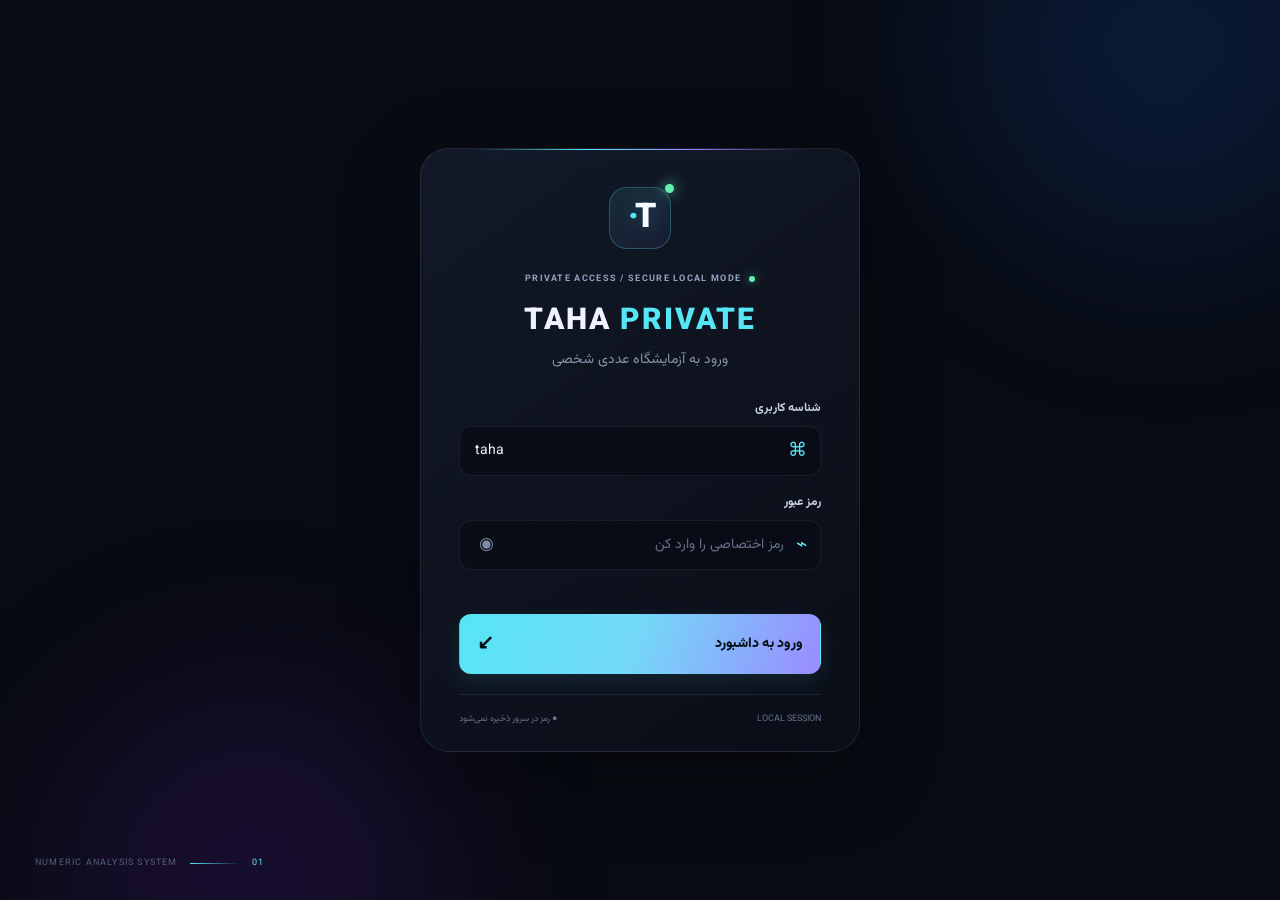
<file: index.html>
<!doctype html>
<html lang="fa" dir="rtl">
<head>
  <meta charset="utf-8">
  <meta name="viewport" content="width=device-width, initial-scale=1, viewport-fit=cover">
  <meta name="theme-color" content="#080b12">
  <meta name="description" content="TAHA PRIVATE — آزمایشگاه تحلیل عددی شخصی">
  <title>TAHA PRIVATE — Numeric Lab</title>
  <link rel="manifest" href="./manifest.webmanifest">
  <link rel="icon" href="./icons/icon.svg" type="image/svg+xml">
  <link rel="stylesheet" href="./styles.css">
</head>
<body>
  <div class="ambient ambient-a"></div><div class="ambient ambient-b"></div>
  <div class="scanlines" aria-hidden="true"></div>

  <main id="loginScreen" class="login-shell">
    <section class="login-card glass">
      <div class="brand-mark"><span class="brand-symbol">T<span>·</span></span><span class="brand-pulse"></span></div>
      <div class="eyebrow"><span class="live-dot"></span> PRIVATE ACCESS / SECURE LOCAL MODE</div>
      <h1>TAHA <span>PRIVATE</span></h1>
      <p class="login-subtitle">ورود به آزمایشگاه عددی شخصی</p>
      <form id="loginForm" autocomplete="off">
        <label for="username">شناسه کاربری</label>
        <div class="input-wrap"><span class="input-icon">⌘</span><input id="username" name="username" value="taha" spellcheck="false" autocomplete="username" required></div>
        <label for="password">رمز عبور</label>
        <div class="input-wrap"><span class="input-icon">⌁</span><input id="password" name="password" type="password" placeholder="رمز اختصاصی را وارد کن" autocomplete="current-password" required><button id="togglePassword" class="reveal" type="button" aria-label="نمایش رمز">◉</button></div>
        <p id="loginError" class="form-error" role="alert"></p>
        <button class="primary-button login-button" type="submit"><span>ورود به داشبورد</span><span class="button-arrow">↙</span></button>
      </form>
      <div class="login-footer"><span>LOCAL SESSION</span><span>● رمز در سرور ذخیره نمی‌شود</span></div>
    </section>
    <div class="login-side-note"><span>01</span><i></i><span>NUMERIC ANALYSIS SYSTEM</span></div>
  </main>

  <main id="appScreen" class="app-shell hidden">
    <aside class="sidebar glass">
      <a class="brand" href="#" aria-label="صفحه اصلی"><span class="brand-symbol small">T<span>·</span></span><span class="brand-name">TAHA <b>PRIVATE</b><small>NUMERIC LAB / 01</small></span></a>
      <div class="side-label">فضای کاری</div>
      <button class="nav-item active" data-view="dashboard"><span class="nav-glyph">◈</span> داشبورد <span class="nav-count">01</span></button>
      <button class="nav-item" data-view="analysis"><span class="nav-glyph">⌘</span> تحلیل ترکیب‌ها</button>
      <button class="nav-item" data-view="compare"><span class="nav-glyph">⤢</span> مقایسه الگوریتم‌ها</button>
      <button class="nav-item" data-view="history"><span class="nav-glyph">◷</span> تاریخچه اجرا</button>
      <div class="sidebar-bottom">
        <div class="system-card"><div class="system-card-head"><span class="live-dot"></span> وضعیت سیستم <b>فعال</b></div><div class="system-meter"><i></i></div><small>محاسبات روی همین دستگاه انجام می‌شوند.</small></div>
        <button id="logoutButton" class="logout-button"><span>↪</span> خروج امن</button>
      </div>
    </aside>

    <section class="main-area">
      <header class="topbar">
        <div class="breadcrumbs"><span>TAHA PRIVATE</span><i>/</i><b id="breadcrumbTitle">داشبورد</b></div>
        <div class="topbar-right"><span class="clock" id="clock">--:--:--</span><span class="top-status"><i></i> سیستم آماده است</span><div class="avatar">T</div></div>
      </header>

      <section class="view active-view" id="dashboardView">
        <div class="hero-row">
          <div><div class="eyebrow"><span class="live-dot"></span> PERSONAL NUMERIC LAB <span class="eyebrow-line"></span> V1.0.0</div><h2>خوش برگشتی، <span class="gradient-text">طاها.</span></h2><p class="hero-copy">آزمایش‌ها را اجرا کن، الگوریتم‌ها را مقایسه کن و عملکرد را دقیق ببین.</p></div>
          <div class="hero-chip"><span class="chip-orbit">✳</span><div><b>حالت محلی</b><small>بدون ارسال داده به سرور</small></div></div>
        </div>
        <div class="stats-grid">
          <article class="stat-card glass"><div class="stat-top"><span>کل اجراها</span><span class="stat-icon cyan">◷</span></div><strong id="statRuns">۰</strong><small><i class="tiny-dot"></i> در این نشست</small><div class="stat-line"><i style="width:36%"></i></div></article>
          <article class="stat-card glass"><div class="stat-top"><span>ترکیب‌های بررسی‌شده</span><span class="stat-icon purple">⌘</span></div><strong id="statChecks">۰</strong><small>محاسبات انجام‌شده</small><div class="stat-line purple-line"><i style="width:54%"></i></div></article>
          <article class="stat-card glass"><div class="stat-top"><span>آخرین زمان اجرا</span><span class="stat-icon green">ϟ</span></div><strong id="statTime">—</strong><small>میلی‌ثانیه</small><div class="stat-line green-line"><i style="width:72%"></i></div></article>
          <article class="stat-card glass"><div class="stat-top"><span>وضعیت موتور</span><span class="stat-icon pink">◉</span></div><strong class="status-word">آماده</strong><small><i class="tiny-dot"></i> منتظر دستور تو</small><div class="stat-line pink-line"><i style="width:90%"></i></div></article>
        </div>
        <div class="content-grid">
          <article class="panel glass quick-panel">
            <div class="panel-heading"><div><span class="section-kicker">QUICK START / 01</span><h3>شروع یک آزمایش</h3></div><span class="panel-symbol">⌁</span></div>
            <p class="muted">یک هدف پنج‌رقمی انتخاب کن و الگوریتم‌ها را روی مسئله‌ای آموزشی و مستقل اجرا کن.</p>
            <div class="target-preview" dir="ltr"><span>_</span><span>_</span><span>_</span><span>_</span><span>_</span></div>
            <button class="primary-button full-button" data-go="analysis">رفتن به آزمایشگاه <span class="button-arrow">↙</span></button>
          </article>
          <article class="panel glass activity-panel">
            <div class="panel-heading"><div><span class="section-kicker">SYSTEM ACTIVITY</span><h3>فعالیت اخیر</h3></div><button class="text-button" data-go="history">مشاهده همه ↗</button></div>
            <div id="recentActivity" class="activity-list"><div class="empty-state"><span>⌁</span><p>هنوز آزمایشی اجرا نشده.</p><small>اولین اجرای خودت را از آزمایشگاه شروع کن.</small></div></div>
          </article>
        </div>
        <div class="bottom-banner"><div class="banner-icon">✳</div><div><b>آزمایشگاه آماده است</b><p>تمام محاسبات عددی در مرورگر همین دستگاه اجرا می‌شوند.</p></div><span class="banner-code">LOCAL / 256</span></div>
      </section>

      <section class="view" id="analysisView">
        <div class="page-heading"><div><div class="eyebrow">NUMERIC ENGINE <span class="eyebrow-line"></span> 02</div><h2>تحلیل <span class="gradient-text">ترکیب‌ها</span></h2><p class="hero-copy">هدف آزمایشی را تعریف کن و روش بررسی را انتخاب کن.</p></div><div class="tag-pill"><i></i> SANDBOX MODE</div></div>
        <div class="analysis-layout">
          <article class="panel glass config-panel">
            <div class="panel-heading"><div><span class="section-kicker">CONFIGURATION</span><h3>تنظیم آزمایش</h3></div><span class="step-badge">01 / 03</span></div>
            <label class="field-label" for="targetInput">عدد هدف پنج‌رقمی <span>۵ رقم، فقط اعداد ۱ تا ۹</span></label>
            <div class="digit-inputs" dir="ltr">
              <input maxlength="1" inputmode="numeric" class="digit" aria-label="رقم اول" data-digit="0">
              <input maxlength="1" inputmode="numeric" class="digit" aria-label="رقم دوم" data-digit="1">
              <input maxlength="1" inputmode="numeric" class="digit" aria-label="رقم سوم" data-digit="2">
              <input maxlength="1" inputmode="numeric" class="digit" aria-label="رقم چهارم" data-digit="3">
              <input maxlength="1" inputmode="numeric" class="digit" aria-label="رقم پنجم" data-digit="4">
            </div>
            <div class="helper-line"><span>ⓘ</span> هدف فقط برای شبیه‌سازی آموزشی محلی استفاده می‌شود.</div>
            <label class="field-label" for="algorithmSelect">روش تحلیل</label>
            <div class="select-wrap"><select id="algorithmSelect"><option value="sequential">بررسی ترتیبی</option><option value="recursive">تولید بازگشتی ترکیب‌ها</option></select><span>⌄</span></div>
            <div class="option-row"><div><b>تکرار رقم‌ها مجاز باشد</b><small>مثال: ۱۲۱۳۴ یک ترکیب معتبر است.</small></div><label class="switch"><input id="allowRepeats" type="checkbox" checked><span></span></label></div>
            <div class="option-row"><div><b>نمایش روند زنده</b><small>به‌روزرسانی پیشرفت حین اجرا</small></div><label class="switch"><input id="liveProgress" type="checkbox" checked><span></span></label></div>
            <div class="form-error" id="targetError" role="alert"></div>
            <button id="runButton" class="primary-button full-button"><span>اجرای آزمایش</span><span class="button-arrow">ϟ</span></button>
            <button id="stopButton" class="secondary-button full-button hidden">توقف آزمایش</button>
          </article>
          <article class="panel glass result-panel">
            <div class="panel-heading"><div><span class="section-kicker">LIVE TELEMETRY</span><h3>مانیتور اجرا</h3></div><span class="live-pill" id="engineState"><i></i> آماده</span></div>
            <div class="result-display"><div class="result-ring"><div><span id="progressPercent">۰٪</span><small>پیشرفت</small></div></div><div class="result-main"><span class="section-kicker">MATCHED SEQUENCE</span><div id="resultDigits" class="result-digits" dir="ltr"><span>—</span><span>—</span><span>—</span><span>—</span><span>—</span></div><p id="resultMessage">برای شروع، هدف آزمایشی را وارد کن.</p></div></div>
            <div class="progress-track"><i id="progressBar"></i></div>
            <div class="telemetry-grid"><div><small>ترکیب بررسی‌شده</small><b id="checksNow">۰</b></div><div><small>کل فضای جست‌وجو</small><b id="checksTotal">۵۹٬۰۴۹</b></div><div><small>زمان اجرا</small><b id="elapsedNow">۰ ms</b></div><div><small>سرعت فعلی</small><b id="speedNow">— / s</b></div></div>
            <div class="console-box"><div class="console-head"><span><i></i><i></i><i></i></span><small>ENGINE CONSOLE</small><b>LIVE</b></div><div id="consoleLog" class="console-log"><p><span>›</span> TAHA NUMERIC ENGINE v1.0 ready.</p><p><span>›</span> Waiting for local test parameters...</p></div></div>
          </article>
        </div>
      </section>

      <section class="view" id="compareView">
        <div class="page-heading"><div><div class="eyebrow">BENCHMARK STUDIO <span class="eyebrow-line"></span> 03</div><h2>مقایسه <span class="gradient-text">الگوریتم‌ها</span></h2><p class="hero-copy">دو روش را روی یک هدف آموزشی یکسان مقایسه کن.</p></div><div class="tag-pill"><i></i> PERFORMANCE TEST</div></div>
        <div class="panel glass compare-intro"><div class="compare-icon">⤢</div><div><h3>آزمایش معیار عملکرد</h3><p class="muted">مقایسه درون‌مرورگری است و زمان‌ها بسته به دستگاه و مرورگر تغییر می‌کنند.</p></div><button id="compareButton" class="primary-button">اجرای مقایسه <span class="button-arrow">↙</span></button></div>
        <div class="compare-grid"><article class="panel glass benchmark-card"><div class="benchmark-head"><span class="algo-icon cyan">01</span><div><h3>بررسی ترتیبی</h3><small>SEQUENTIAL SEARCH</small></div></div><div class="benchmark-value" id="seqTime">—<small>ms</small></div><div class="benchmark-track"><i id="seqBar"></i></div><div class="benchmark-meta"><span>تعداد بررسی</span><b id="seqChecks">—</b></div><p class="muted">هر ترکیب را به ترتیب بررسی می‌کند تا به هدف برسد.</p></article>
          <article class="panel glass benchmark-card"><div class="benchmark-head"><span class="algo-icon purple">02</span><div><h3>تولید بازگشتی</h3><small>RECURSIVE GENERATION</small></div></div><div class="benchmark-value" id="recTime">—<small>ms</small></div><div class="benchmark-track purple-track"><i id="recBar"></i></div><div class="benchmark-meta"><span>تعداد بررسی</span><b id="recChecks">—</b></div><p class="muted">ترکیب‌ها را با فراخوانی بازگشتی تولید و بررسی می‌کند.</p></article></div>
        <div class="panel glass chart-panel"><div class="panel-heading"><div><span class="section-kicker">RELATIVE PERFORMANCE</span><h3>نمودار مقایسه زمان</h3></div><span class="chart-legend"><i></i> زمان اجرا (ms)</span></div><div class="chart-area"><div class="chart-y"><span>بیشتر</span><span>متوسط</span><span>کمتر</span></div><div class="chart-bars"><div class="chart-column"><div class="bar-shell"><i id="chartSeq"></i></div><span>بررسی ترتیبی</span></div><div class="chart-column"><div class="bar-shell purple-shell"><i id="chartRec"></i></div><span>تولید بازگشتی</span></div></div></div><p class="chart-note">نکته: برای یک مسئله کوچک، سربار اجرای تابع‌ها ممکن است نتیجه را تغییر دهد؛ زمان کمتر همیشه به معنی برتری در همه ورودی‌ها نیست.</p></div>
      </section>

      <section class="view" id="historyView">
        <div class="page-heading"><div><div class="eyebrow">SESSION RECORDS <span class="eyebrow-line"></span> 04</div><h2>تاریخچه <span class="gradient-text">اجرا</span></h2><p class="hero-copy">گزارش اجرای فعلی این نشست را مرور کن.</p></div><button id="clearHistory" class="secondary-button">پاک‌کردن تاریخچه</button></div>
        <div class="panel glass history-panel"><div class="table-head"><span>نوع آزمایش</span><span>هدف</span><span>بررسی‌ها</span><span>زمان</span><span>نتیجه</span></div><div id="historyRows"><div class="empty-state"><span>◷</span><p>تاریخچه‌ای وجود ندارد.</p><small>پس از اجرای اولین آزمایش، گزارش اینجا نمایش داده می‌شود.</small></div></div></div>
        <div class="privacy-note"><span>◇</span><div><b>حریم خصوصی نشست</b><p>تاریخچه در حافظه همین صفحه نگهداری می‌شود و با بستن یا تازه‌سازی صفحه پاک خواهد شد.</p></div></div>
      </section>

      <footer class="app-footer"><span>TAHA PRIVATE <b>© 2026</b></span><span>DESIGNED FOR LEARNING <i>✳</i> BUILT TO EXPLORE</span></footer>
    </section>
  </main>
  <div id="toast" class="toast" role="status"></div>
  <script src="./app.js"></script>
</body>
</html>
</file>
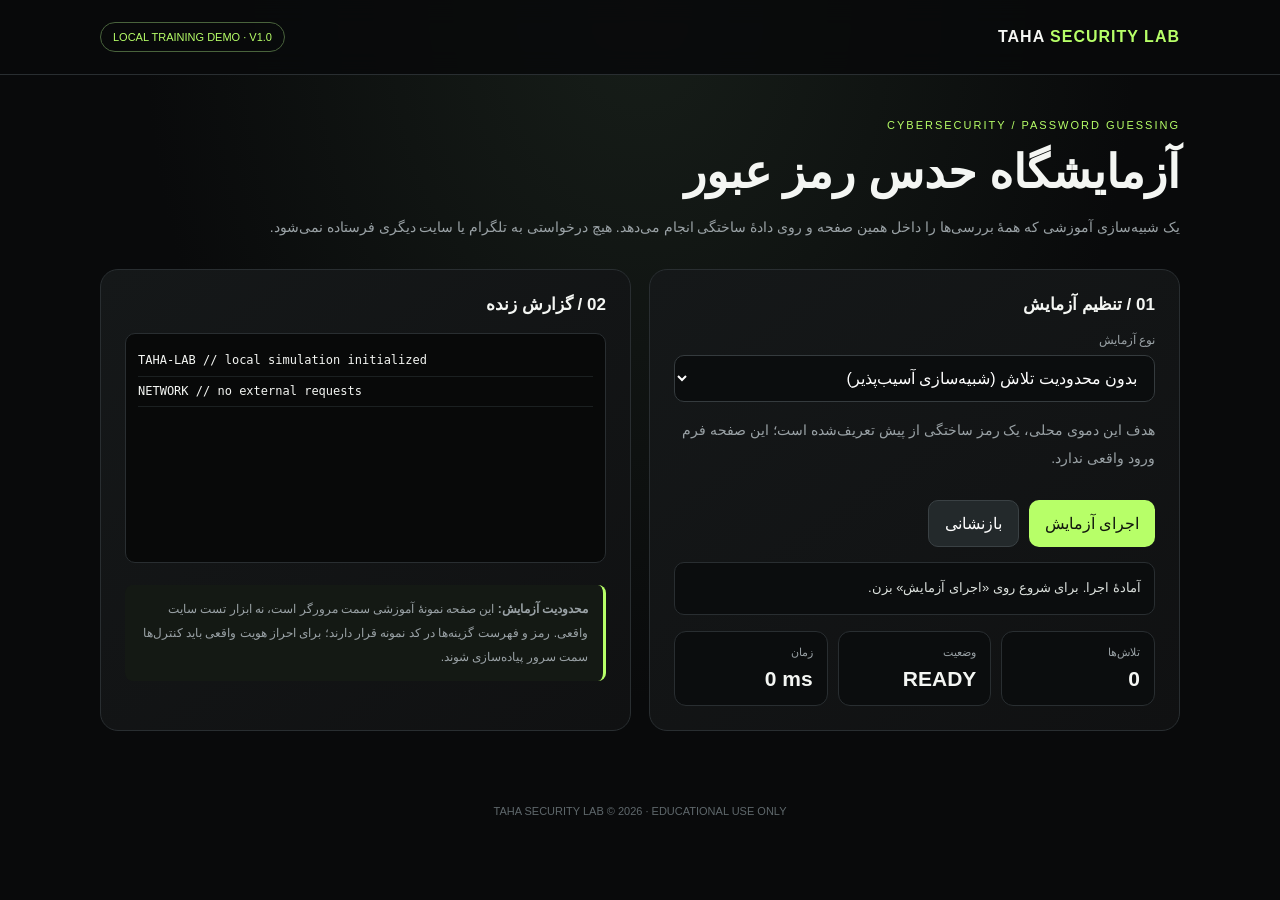
<file: taha-security-lab.html>
<!doctype html>
<html lang="fa" dir="rtl">
<head>
<meta charset="utf-8"><meta name="viewport" content="width=device-width, initial-scale=1">
<title>TAHA SECURITY LAB — Password Guessing Demo</title>
<style>
:root{color-scheme:dark;--bg:#090a0b;--panel:#121416;--line:#292e31;--muted:#9aa2a6;--accent:#b7ff68;--red:#ff7676;--blue:#8fd8ff}
*{box-sizing:border-box}body{margin:0;background:radial-gradient(ellipse at top,#171e19 0,#090a0b 55%);color:#f4f6f3;font-family:Tahoma,Arial,sans-serif;min-height:100vh}
header{display:flex;gap:16px;align-items:center;justify-content:space-between;padding:22px max(5%,calc((100% - 1080px)/2));border-bottom:1px solid var(--line);background:#090a0bdd;position:sticky;top:0;backdrop-filter:blur(12px)}
.logo{font-weight:800;letter-spacing:1px;direction:ltr}.logo b{color:var(--accent)}.pill{font-size:11px;color:var(--accent);border:1px solid #49633c;border-radius:99px;padding:8px 12px}
main{width:min(1080px,90%);margin:44px auto}.eyebrow{font-size:11px;letter-spacing:2px;color:var(--accent);direction:ltr;text-align:right}h1{font-size:clamp(30px,5vw,46px);margin:14px 0}p{color:var(--muted);line-height:2;font-size:14px}.grid{display:grid;grid-template-columns:1fr 1fr;gap:18px;margin-top:28px}.card{background:linear-gradient(145deg,#151819,#101112);border:1px solid var(--line);border-radius:18px;padding:24px;min-width:0}.card h2{font-size:17px;margin:0 0 18px}.label{font-size:12px;color:var(--muted);margin:18px 0 8px;display:block}input,select{width:100%;background:#0b0d0e;border:1px solid #353b3e;border-radius:10px;padding:13px;color:#fff;font:inherit;outline:none}input:focus,select:focus{border-color:var(--accent)}.row{display:flex;gap:10px;flex-wrap:wrap}button{border:0;border-radius:10px;background:var(--accent);color:#10150d;font-weight:800;font:inherit;padding:13px 16px;cursor:pointer;margin-top:14px}button.secondary{background:#23292b;color:white;border:1px solid #3a4144}button:disabled{opacity:.45;cursor:not-allowed}.stats{display:grid;grid-template-columns:repeat(3,1fr);gap:10px;margin-top:16px}.stat{background:#0b0d0e;border:1px solid var(--line);border-radius:12px;padding:14px}.stat small{display:block;color:var(--muted);font-size:11px}.stat strong{display:block;font-size:21px;margin-top:8px;direction:ltr;text-align:right}.status{padding:13px;background:#0b0d0e;border:1px solid var(--line);border-radius:10px;margin-top:15px;font-size:13px;line-height:1.9;color:#dce1dd;overflow-wrap:anywhere}.log{height:230px;overflow:auto;background:#080909;border:1px solid var(--line);border-radius:10px;padding:12px;font-family:ui-monospace,Consolas,monospace;font-size:12px;direction:ltr;text-align:left;line-height:1.8}.log div{border-bottom:1px solid #1b2021;padding:4px 0;overflow-wrap:anywhere}.ok{color:var(--accent)}.bad{color:var(--red)}.note{margin-top:22px;border-right:3px solid var(--accent);padding:12px 15px;background:#141914;border-radius:8px}.note p{margin:0;font-size:12px}footer{text-align:center;color:#5f686c;padding:30px;font-size:11px}
@media(max-width:760px){.grid{grid-template-columns:1fr}header{padding:18px 5%}main{margin:30px auto}.stats{grid-template-columns:repeat(3,1fr)}.card{padding:19px}}
</style></head>
<body>
<header><div class="logo">TAHA <b>SECURITY LAB</b></div><div class="pill">LOCAL TRAINING DEMO · V1.0</div></header>
<main>
<div class="eyebrow">CYBERSECURITY / PASSWORD GUESSING</div>
<h1>آزمایشگاه حدس رمز عبور</h1>
<p>یک شبیه‌سازی آموزشی که همهٔ بررسی‌ها را داخل همین صفحه و روی دادهٔ ساختگی انجام می‌دهد. هیچ درخواستی به تلگرام یا سایت دیگری فرستاده نمی‌شود.</p>
<div class="grid">
<section class="card">
<h2>01 / تنظیم آزمایش</h2>
<label class="label" for="mode">نوع آزمایش</label>
<select id="mode"><option value="open">بدون محدودیت تلاش (شبیه‌سازی آسیب‌پذیر)</option><option value="limited">با محدودیت ۵ تلاش</option></select>
<p>هدف این دموی محلی، یک رمز ساختگی از پیش تعریف‌شده است؛ این صفحه فرم ورود واقعی ندارد.</p>
<div class="row"><button id="run" onclick="runDemo()">اجرای آزمایش</button><button class="secondary" onclick="resetDemo()">بازنشانی</button></div>
<div class="status" id="status" aria-live="polite">آمادهٔ اجرا. برای شروع روی «اجرای آزمایش» بزن.</div>
<div class="stats"><div class="stat"><small>تلاش‌ها</small><strong id="tries">0</strong></div><div class="stat"><small>وضعیت</small><strong id="state">READY</strong></div><div class="stat"><small>زمان</small><strong id="elapsed">0 ms</strong></div></div>
</section>
<section class="card">
<h2>02 / گزارش زنده</h2>
<div class="log" id="log" aria-live="polite"><div>TAHA-LAB // local simulation initialized</div><div>NETWORK // no external requests</div></div>
<div class="note"><p><b>محدودیت آزمایش:</b> این صفحه نمونهٔ آموزشی سمت مرورگر است، نه ابزار تست سایت واقعی. رمز و فهرست گزینه‌ها در کد نمونه قرار دارند؛ برای احراز هویت واقعی باید کنترل‌ها سمت سرور پیاده‌سازی شوند.</p></div>
</section></div>
</main><footer>TAHA SECURITY LAB © 2026 · EDUCATIONAL USE ONLY</footer>
<script>
// Everything stays in this page. No fetch(), XHR, form submission, or external target.
const candidates = ['123456','password','qwerty','admin123','taha123','letmein','summer2026','A7-demo'];
const demoSecret = 'A7-demo';
let timer = null;
function logLine(message, cls='') { const line=document.createElement('div'); if(cls) line.className=cls; line.textContent=message; document.getElementById('log').appendChild(line); document.getElementById('log').scrollTop=document.getElementById('log').scrollHeight; }
function runDemo(){
  if(timer) return;
  resetCountersOnly();
  const limited=document.getElementById('mode').value==='limited';
  const runBtn=document.getElementById('run'); runBtn.disabled=true;
  const start=performance.now(); let i=0;
  document.getElementById('state').textContent='RUNNING';
  document.getElementById('status').textContent='در حال اجرای شبیه‌سازی محلی…';
  logLine('MODE // '+(limited?'rate limit: 5 attempts':'no rate limit (simulation)'));
  timer=setInterval(()=>{
    if(limited && i>=5){
      clearInterval(timer);timer=null;runBtn.disabled=false;
      document.getElementById('state').textContent='BLOCKED';
      document.getElementById('elapsed').textContent=Math.round(performance.now()-start)+' ms';
      document.getElementById('status').textContent='شبیه‌سازی متوقف شد: پس از ۵ تلاش، محدودیت فعال شد و رمز آزمایشی پیدا نشد.';
      logLine('RATE LIMIT // simulation stopped after 5 attempts','bad');return;
    }
    const guess=candidates[i]; if(guess===undefined){clearInterval(timer);timer=null;runBtn.disabled=false;return;}
    i++; document.getElementById('tries').textContent=String(i);
    if(guess===demoSecret){
      clearInterval(timer);timer=null;runBtn.disabled=false;
      const elapsed=Math.round(performance.now()-start);document.getElementById('elapsed').textContent=elapsed+' ms';
      document.getElementById('state').textContent='MATCH';
      document.getElementById('status').textContent='رمز ساختگی در شبیه‌سازی پیدا شد؛ تعداد تلاش‌ها: '+i+' . این نتیجه فقط مربوط به دادهٔ محلی نمونه است.';
      logLine('MATCH // candidate #'+i+' matched the local demo value','ok');return;
    }
    logLine('TRY '+String(i).padStart(2,'0')+' // '+guess+' // no match','bad');
    document.getElementById('elapsed').textContent=Math.round(performance.now()-start)+' ms';
  },220);
}
function resetCountersOnly(){if(timer){clearInterval(timer);timer=null;}document.getElementById('tries').textContent='0';document.getElementById('state').textContent='READY';document.getElementById('elapsed').textContent='0 ms';document.getElementById('run').disabled=false;}
function resetDemo(){resetCountersOnly();document.getElementById('status').textContent='آمادهٔ اجرا. برای شروع روی «اجرای آزمایش» بزن.';document.getElementById('log').innerHTML='<div>TAHA-LAB // local simulation reset</div><div>NETWORK // no external requests</div>';}
</script></body></html>
</file>
<file: styles.css>
@import url('https://fonts.googleapis.com/css2?family=Vazirmatn:wght@400;500;600;700;800;900&display=swap');
:root{--bg:#080b12;--panel:rgba(15,20,32,.78);--panel2:#101624;--line:rgba(150,170,210,.13);--text:#eef3ff;--muted:#8793aa;--cyan:#56e6f5;--purple:#9b7bff;--pink:#ff6eb4;--green:#62f0b0;--radius:22px;--shadow:0 24px 80px rgba(0,0,0,.28)}
*{box-sizing:border-box}html{scroll-behavior:smooth}body{margin:0;min-height:100vh;background:var(--bg);color:var(--text);font-family:'Vazirmatn',Tahoma,sans-serif;font-size:14px;overflow-x:hidden}button,input,select{font:inherit}button{cursor:pointer}button:focus-visible,input:focus-visible,select:focus-visible{outline:2px solid var(--cyan);outline-offset:3px}.hidden{display:none!important}.ambient{position:fixed;pointer-events:none;filter:blur(95px);opacity:.15;z-index:-2;border-radius:50%}.ambient-a{width:430px;height:430px;background:#1d70ff;top:-170px;right:-100px}.ambient-b{width:400px;height:400px;background:#7b27d9;bottom:-180px;left:4%}.scanlines{position:fixed;inset:0;pointer-events:none;z-index:5;opacity:.12;background:repeating-linear-gradient(0deg,transparent 0 3px,rgba(120,170,255,.035) 4px)}.glass{background:linear-gradient(145deg,rgba(20,27,43,.86),rgba(11,15,25,.84));border:1px solid var(--line);box-shadow:var(--shadow);backdrop-filter:blur(18px)}.login-shell{min-height:100svh;display:grid;place-items:center;padding:28px;position:relative}.login-card{width:min(100%,440px);padding:38px 38px 25px;border-radius:28px;position:relative;overflow:hidden}.login-card:before{content:"";position:absolute;top:0;right:12%;left:12%;height:1px;background:linear-gradient(90deg,transparent,var(--cyan),var(--purple),transparent);box-shadow:0 0 20px #56e6f577}.brand-mark{height:62px;width:62px;display:grid;place-items:center;border:1px solid #56e6f544;border-radius:18px;margin:0 auto 23px;background:linear-gradient(145deg,#56e6f51a,#9b7bff12);position:relative}.brand-symbol{font-size:34px;font-weight:900;letter-spacing:-4px;color:#f6fbff;text-shadow:0 0 25px #56e6f555}.brand-symbol span{color:var(--cyan)}.brand-pulse{position:absolute;right:-4px;top:-4px;width:9px;height:9px;border-radius:50%;background:var(--green);box-shadow:0 0 14px var(--green)}.eyebrow{font-size:10px;letter-spacing:1.3px;color:#93a4c0;display:flex;align-items:center;gap:8px;font-weight:700}.login-card>.eyebrow{justify-content:center;font-size:9px}.live-dot,.top-status i,.live-pill i{display:inline-block;width:6px;height:6px;border-radius:50%;background:var(--green);box-shadow:0 0 10px #62f0b0aa;flex-shrink:0}.login-card h1{text-align:center;font-size:30px;letter-spacing:2px;margin:12px 0 4px;font-weight:900}.login-card h1 span{color:var(--cyan)}.login-subtitle{text-align:center;color:var(--muted);margin:0 0 28px}.login-card label,.field-label{display:flex;justify-content:space-between;align-items:center;color:#c8d2e4;font-size:12px;font-weight:700;margin:17px 0 9px}.input-wrap{height:50px;display:flex;align-items:center;gap:10px;border:1px solid #9aabc41c;border-radius:12px;background:#080c14a8;padding:0 13px;transition:.2s}.input-wrap:focus-within{border-color:#56e6f577;box-shadow:0 0 0 3px #56e6f50b}.input-icon{color:var(--cyan);font-size:19px}.input-wrap input{min-width:0;flex:1;background:transparent;border:0;outline:0;color:var(--text);direction:ltr;text-align:left}.input-wrap input::placeholder{color:#657188;text-align:right}.reveal{border:0;background:transparent;color:#7e8ba5;font-size:17px}.primary-button,.secondary-button{display:inline-flex;align-items:center;justify-content:space-between;gap:16px;border-radius:12px;padding:13px 17px;font-weight:800;border:1px solid transparent;transition:transform .2s,box-shadow .2s,filter .2s}.primary-button{color:#061218;background:linear-gradient(110deg,#56e6f5,#74d9f8 48%,#9a8cff);box-shadow:0 8px 25px #56e6f51b}.primary-button:hover{transform:translateY(-2px);box-shadow:0 12px 30px #56e6f52b;filter:saturate(1.1)}.login-button{width:100%;margin-top:20px}.button-arrow{font-size:20px}.secondary-button{background:#141b2b;border-color:var(--line);color:#dbe5f8}.secondary-button:hover{border-color:#56e6f566}.form-error{min-height:16px;color:#ff8eb6;font-size:11px;margin:8px 0 0}.login-footer{display:flex;justify-content:space-between;gap:10px;color:#65728b;font-size:9px;margin-top:20px;border-top:1px solid var(--line);padding-top:17px}.login-side-note{position:absolute;bottom:30px;left:35px;display:flex;align-items:center;gap:12px;color:#526078;font-size:9px;letter-spacing:1.2px}.login-side-note span:first-child{color:var(--cyan)}.login-side-note i{width:50px;height:1px;background:linear-gradient(90deg,var(--cyan),transparent)}
.app-shell{min-height:100vh;display:grid;grid-template-columns:248px minmax(0,1fr);gap:24px;max-width:1800px;margin:0 auto;padding:20px}.sidebar{border-radius:22px;min-height:calc(100vh - 40px);padding:23px 15px;display:flex;flex-direction:column;position:sticky;top:20px;height:calc(100vh - 40px)}.brand{display:flex;align-items:center;gap:11px;padding:0 9px 28px;text-decoration:none;color:var(--text)}.brand-symbol.small{width:40px;height:40px;display:grid;place-items:center;font-size:26px;letter-spacing:-3px;border:1px solid #56e6f544;border-radius:12px;background:#56e6f50a}.brand-name{font-size:13px;font-weight:900;letter-spacing:.6px}.brand-name b{color:var(--cyan)}.brand-name small{display:block;color:#64738e;font-size:8px;letter-spacing:1.1px;margin-top:3px}.side-label{font-size:10px;color:#63718a;padding:0 12px 10px}.nav-item{display:flex;align-items:center;gap:11px;width:100%;padding:12px 13px;border:1px solid transparent;border-radius:11px;background:transparent;color:#91a0b9;text-align:right;margin:3px 0;font-size:12px;transition:.2s}.nav-item:hover{background:#ffffff06;color:#e5efff}.nav-item.active{background:linear-gradient(100deg,#56e6f514,#9b7bff0b);border-color:#56e6f524;color:#eaf8ff;box-shadow:inset -2px 0 var(--cyan)}.nav-glyph{width:19px;text-align:center;font-size:17px;color:var(--cyan)}.nav-count{margin-right:auto;font-size:9px;color:var(--cyan);background:#56e6f511;padding:3px 5px;border-radius:5px}.sidebar-bottom{margin-top:auto}.system-card{padding:14px;border:1px solid var(--line);background:#080c14a8;border-radius:13px}.system-card-head{display:flex;align-items:center;gap:7px;font-size:10px}.system-card-head b{margin-right:auto;color:var(--green);font-size:9px}.system-meter,.stat-line,.progress-track,.benchmark-track{height:4px;background:#ffffff0b;border-radius:10px;overflow:hidden}.system-meter{margin:12px 0 9px}.system-meter i{display:block;width:83%;height:100%;background:linear-gradient(90deg,var(--cyan),var(--purple));border-radius:10px}.system-card small{font-size:9px;line-height:1.8;color:#728099}.logout-button{width:100%;border:0;background:transparent;color:#8190a8;text-align:right;padding:15px 10px 0;font-size:11px}.logout-button span{color:var(--pink);margin-left:7px;font-size:17px}.main-area{min-width:0;padding:0 0 5px}.topbar{height:54px;display:flex;align-items:center;justify-content:space-between;border-bottom:1px solid var(--line);margin-bottom:30px;padding:0 4px}.breadcrumbs{display:flex;align-items:center;gap:11px;font-size:10px;color:#5f6d86;letter-spacing:.7px}.breadcrumbs i{font-style:normal;color:#3d4a62}.breadcrumbs b{font-size:11px;color:#c9d4e8;letter-spacing:0}.topbar-right{display:flex;align-items:center;gap:20px}.clock{font-size:11px;direction:ltr;color:#a6b5cd;font-variant-numeric:tabular-nums}.top-status{font-size:10px;color:#8997ad;display:flex;align-items:center;gap:7px}.avatar{width:32px;height:32px;border-radius:10px;display:grid;place-items:center;font-weight:900;color:var(--cyan);border:1px solid #56e6f533;background:linear-gradient(145deg,#56e6f51b,#9b7bff18)}.view{display:none;animation:rise .35s ease}.view.active-view{display:block}@keyframes rise{from{opacity:0;transform:translateY(8px)}to{opacity:1;transform:translateY(0)}}.hero-row,.page-heading{display:flex;justify-content:space-between;align-items:center;gap:20px;margin-bottom:25px}.hero-row h2,.page-heading h2{font-size:clamp(27px,3vw,38px);letter-spacing:-1px;margin:13px 0 5px;font-weight:900}.gradient-text{background:linear-gradient(100deg,var(--cyan),#9a9cff 60%,var(--pink));-webkit-background-clip:text;background-clip:text;color:transparent}.hero-copy{margin:0;color:var(--muted);font-size:12px;line-height:2}.eyebrow-line{width:28px;height:1px;background:linear-gradient(90deg,var(--cyan),transparent);display:inline-block}.hero-chip{display:flex;align-items:center;gap:12px;padding:12px 15px;border:1px solid var(--line);border-radius:14px;background:#10172599;white-space:nowrap}.chip-orbit{width:35px;height:35px;display:grid;place-items:center;border:1px solid #9b7bff44;border-radius:50%;color:var(--purple);font-size:20px;box-shadow:0 0 20px #9b7bff15}.hero-chip b{display:block;font-size:11px}.hero-chip small{display:block;color:var(--muted);font-size:9px;margin-top:3px}.stats-grid{display:grid;grid-template-columns:repeat(4,minmax(0,1fr));gap:14px;margin-bottom:18px}.stat-card{border-radius:17px;padding:18px 18px 15px;min-width:0}.stat-top{display:flex;align-items:center;justify-content:space-between;color:#99a7bd;font-size:10px}.stat-icon{width:31px;height:31px;border-radius:10px;display:grid;place-items:center;font-size:17px;background:#56e6f510}.stat-icon.cyan{color:var(--cyan)}.stat-icon.purple{color:var(--purple);background:#9b7bff12}.stat-icon.green{color:var(--green);background:#62f0b010}.stat-icon.pink{color:var(--pink);background:#ff6eb410}.stat-card>strong{display:block;font-size:28px;font-weight:800;letter-spacing:-.8px;margin:11px 0 3px;font-variant-numeric:tabular-nums}.stat-card small{font-size:9px;color:#718099}.tiny-dot{display:inline-block;width:5px;height:5px;background:var(--green);border-radius:50%;margin-left:4px}.status-word{font-size:22px!important;color:var(--green)}.stat-line{margin-top:14px}.stat-line i{height:100%;display:block;background:linear-gradient(90deg,var(--cyan),#5d9fff);border-radius:10px}.purple-line i{background:linear-gradient(90deg,var(--purple),#e38dff)}.green-line i{background:linear-gradient(90deg,var(--green),#56e6f5)}.pink-line i{background:linear-gradient(90deg,var(--pink),var(--purple))}.content-grid{display:grid;grid-template-columns:.88fr 1.12fr;gap:18px}.panel{border-radius:var(--radius);padding:22px;min-width:0}.panel-heading{display:flex;align-items:center;justify-content:space-between;gap:15px;margin-bottom:18px}.section-kicker{font-size:9px;letter-spacing:1.1px;color:#667994;display:block;font-weight:800;margin-bottom:5px}.panel-heading h3,.compare-intro h3,.benchmark-card h3{font-size:16px;margin:0;font-weight:800}.panel-symbol{color:var(--cyan);font-size:26px}.muted{color:var(--muted);font-size:11px;line-height:2}.quick-panel>p{margin:0 0 18px}.target-preview{display:flex;justify-content:center;gap:9px;margin:24px 0}.target-preview span{width:42px;height:47px;display:grid;place-items:center;border:1px dashed #53657f6e;border-radius:10px;color:#62718a;font-size:20px;background:#080c1466}.full-button{width:100%;margin-top:15px}.text-button{border:0;background:transparent;color:var(--cyan);font-size:10px}.activity-list{min-height:160px}.empty-state{display:flex;align-items:center;justify-content:center;flex-direction:column;text-align:center;min-height:160px;color:#65748d}.empty-state>span{font-size:27px;color:#536783;margin-bottom:7px}.empty-state p{margin:0 0 4px;font-size:11px;color:#a2aec1}.empty-state small{font-size:10px}.activity-item{display:flex;align-items:center;gap:12px;padding:12px 0;border-bottom:1px solid var(--line)}.activity-item:last-child{border:0}.activity-icon{width:34px;height:34px;border-radius:10px;background:#62f0b010;color:var(--green);display:grid;place-items:center}.activity-text{min-width:0;flex:1}.activity-text b{display:block;font-size:11px}.activity-text small{color:var(--muted);font-size:9px}.activity-time{font-size:9px;color:#697a95;direction:ltr}.bottom-banner{display:flex;align-items:center;gap:14px;margin-top:18px;padding:15px 19px;border-radius:16px;border:1px solid #56e6f51d;background:linear-gradient(100deg,#56e6f509,#9b7bff09)}.banner-icon{width:36px;height:36px;display:grid;place-items:center;border-radius:11px;color:var(--cyan);font-size:19px;background:#56e6f511}.bottom-banner b{font-size:11px}.bottom-banner p{margin:3px 0 0;color:var(--muted);font-size:10px}.banner-code{margin-right:auto;color:#5f7791;font-size:9px;letter-spacing:1px;direction:ltr}
.page-heading{margin-bottom:24px}.page-heading h2{margin-top:9px}.tag-pill,.live-pill{display:flex;align-items:center;gap:8px;padding:8px 11px;border:1px solid #62f0b022;border-radius:9px;color:var(--green);font-size:9px;white-space:nowrap;background:#62f0b008}.tag-pill i{width:5px;height:5px;border-radius:50%;background:var(--green);box-shadow:0 0 9px var(--green)}.analysis-layout{display:grid;grid-template-columns:minmax(300px,.9fr) minmax(0,1.1fr);gap:18px}.step-badge{font-size:9px;color:#7385a2;letter-spacing:1px}.field-label{display:block;margin:20px 0 10px}.field-label span{display:block;color:#73819a;font-size:9px;font-weight:400;margin-top:5px}.digit-inputs{display:grid;grid-template-columns:repeat(5,minmax(0,1fr));gap:8px}.digit{width:100%;min-width:0;height:53px;border:1px solid #667b9c35;border-radius:11px;background:#080d17;color:var(--cyan);text-align:center;font-size:23px;font-weight:800;outline:0;transition:.2s}.digit:focus{border-color:var(--cyan);box-shadow:0 0 0 3px #56e6f511}.helper-line{font-size:9px;color:#71809a;margin-top:10px;line-height:1.9}.helper-line span{color:var(--cyan);margin-left:5px}.select-wrap{position:relative}.select-wrap select{width:100%;height:47px;padding:0 13px;border:1px solid var(--line);border-radius:11px;background:#080d17;color:#dce7fa;appearance:none;outline:0}.select-wrap>span{position:absolute;left:14px;top:13px;color:var(--cyan);pointer-events:none}.option-row{display:flex;align-items:center;justify-content:space-between;gap:15px;padding:14px 0;border-bottom:1px solid var(--line)}.option-row b{font-size:10px;display:block}.option-row small{font-size:9px;color:var(--muted);display:block;margin-top:4px}.switch{position:relative;display:inline-flex;flex-shrink:0}.switch input{position:absolute;opacity:0}.switch span{width:37px;height:21px;border-radius:20px;background:#293247;transition:.2s;position:relative}.switch span:after{content:"";position:absolute;width:15px;height:15px;top:3px;right:3px;border-radius:50%;background:#8290a8;transition:.2s}.switch input:checked+span{background:#56e6f53b}.switch input:checked+span:after{right:19px;background:var(--cyan);box-shadow:0 0 10px #56e6f555}.result-display{display:flex;align-items:center;gap:22px;padding:15px 0 22px}.result-ring{width:122px;height:122px;flex-shrink:0;border-radius:50%;display:grid;place-items:center;background:conic-gradient(var(--cyan) 0deg,#56e6f51c 0deg);position:relative}.result-ring:before{content:"";position:absolute;inset:7px;border-radius:50%;background:#101624;border:1px solid var(--line)}.result-ring>div{position:relative;text-align:center}.result-ring span{font-size:23px;font-weight:900;display:block}.result-ring small{font-size:9px;color:var(--muted)}.result-main{min-width:0}.result-digits{display:flex;gap:5px;margin:10px 0}.result-digits span{display:grid;place-items:center;width:27px;height:34px;border-radius:7px;background:#56e6f50a;border:1px solid #56e6f523;color:var(--cyan);font-size:17px;font-weight:800}.result-main p{font-size:10px;color:var(--muted);line-height:1.9;margin:0}.progress-track{height:5px;margin:0 0 20px}.progress-track i{display:block;height:100%;width:0;background:linear-gradient(90deg,var(--cyan),var(--purple),var(--pink));border-radius:10px;transition:width .12s}.telemetry-grid{display:grid;grid-template-columns:repeat(2,minmax(0,1fr));gap:1px;background:var(--line);border:1px solid var(--line);border-radius:12px;overflow:hidden}.telemetry-grid>div{padding:13px;background:#0d1320}.telemetry-grid small{display:block;font-size:9px;color:#75849e;margin-bottom:6px}.telemetry-grid b{font-size:15px;font-variant-numeric:tabular-nums}.console-box{margin-top:17px;border:1px solid #56e6f51c;background:#070b12;border-radius:12px;overflow:hidden}.console-head{display:flex;align-items:center;gap:10px;padding:10px 12px;border-bottom:1px solid #ffffff0a;background:#0c111c}.console-head>span{display:flex;gap:4px}.console-head i{width:5px;height:5px;border-radius:50%;background:#4d5b73}.console-head i:first-child{background:var(--pink)}.console-head i:nth-child(2){background:#ffc86a}.console-head i:nth-child(3){background:var(--green)}.console-head small{font-size:8px;letter-spacing:1px;color:#7687a4}.console-head b{margin-right:auto;color:var(--green);font-size:8px;letter-spacing:1px}.console-log{padding:11px 13px;min-height:83px;max-height:125px;overflow:auto;font-family:ui-monospace,Consolas,monospace;direction:ltr;text-align:left}.console-log p{font-size:10px;color:#8292ad;margin:0 0 8px;line-height:1.7;overflow-wrap:anywhere}.console-log p span{color:var(--cyan);margin-right:7px}.console-log p:last-child{margin-bottom:0}
.compare-intro{display:flex;align-items:center;gap:15px;margin-bottom:18px}.compare-icon{width:44px;height:44px;border-radius:13px;display:grid;place-items:center;background:#56e6f510;color:var(--cyan);font-size:22px;flex-shrink:0}.compare-intro>div:nth-child(2){flex:1}.compare-intro p{margin:4px 0 0}.compare-intro .primary-button{white-space:nowrap}.compare-grid{display:grid;grid-template-columns:repeat(2,minmax(0,1fr));gap:18px}.benchmark-head{display:flex;align-items:center;gap:12px}.algo-icon{width:37px;height:37px;display:grid;place-items:center;border-radius:11px;font-weight:900}.algo-icon.cyan{color:var(--cyan);background:#56e6f510}.algo-icon.purple{color:var(--purple);background:#9b7bff12}.benchmark-head h3{font-size:13px}.benchmark-head small{display:block;color:#6d7d96;font-size:8px;letter-spacing:1px;margin-top:4px}.benchmark-value{font-size:35px;font-weight:900;letter-spacing:-1px;margin:25px 0 15px;font-variant-numeric:tabular-nums}.benchmark-value small{font-size:10px;font-weight:500;color:var(--muted);margin-right:6px}.benchmark-track{height:6px}.benchmark-track i{display:block;width:0;height:100%;background:linear-gradient(90deg,var(--cyan),#5f9dff);transition:width .5s}.purple-track i{background:linear-gradient(90deg,var(--purple),var(--pink))}.benchmark-meta{display:flex;justify-content:space-between;margin-top:13px;font-size:10px;color:var(--muted)}.benchmark-meta b{color:#cbd7ea}.benchmark-card p{margin-bottom:0}.chart-panel{margin-top:18px}.chart-legend{font-size:9px;color:var(--muted);display:flex;align-items:center;gap:7px}.chart-legend i{width:6px;height:6px;background:var(--cyan);border-radius:50%}.chart-area{height:210px;display:flex;gap:18px;padding:10px 10px 0}.chart-y{display:flex;flex-direction:column;justify-content:space-between;color:#596a85;font-size:9px;padding:0 0 31px}.chart-bars{flex:1;display:flex;justify-content:center;gap:50px;border-bottom:1px solid var(--line);background:repeating-linear-gradient(to bottom,transparent 0 calc(33.33% - 1px),#ffffff08 calc(33.33% - 1px) 33.33%)}.chart-column{height:100%;width:100px;display:flex;flex-direction:column;align-items:center;justify-content:flex-end;gap:10px;color:#7d8ca5;font-size:9px}.bar-shell{height:150px;width:38px;display:flex;align-items:flex-end;background:#56e6f508;border-radius:7px 7px 0 0;overflow:hidden}.bar-shell i{height:0;width:100%;display:block;background:linear-gradient(0deg,#277b99,var(--cyan));border-radius:7px 7px 0 0;transition:height .6s}.purple-shell{background:#9b7bff08}.purple-shell i{background:linear-gradient(0deg,#6847b9,var(--purple))}.chart-note{font-size:9px;color:#697994;line-height:2;margin:18px 0 0}
.history-panel{padding:0;overflow:hidden}.table-head,.history-row{display:grid;grid-template-columns:1.2fr 1fr 1fr .8fr .8fr;gap:10px;align-items:center;padding:15px 20px}.table-head{background:#ffffff04;color:#697a95;font-size:9px;border-bottom:1px solid var(--line)}.history-row{font-size:10px;border-bottom:1px solid var(--line);color:#cbd7ea}.history-row:last-child{border:0}.history-row .target-cell{font-family:ui-monospace,monospace;letter-spacing:2px;color:var(--cyan);direction:ltr;text-align:right}.result-badge{display:inline-flex;align-items:center;gap:5px;color:var(--green);background:#62f0b010;padding:5px 7px;border-radius:6px;font-size:9px;white-space:nowrap}.history-panel .empty-state{padding:20px}.privacy-note{display:flex;gap:12px;align-items:flex-start;padding:17px 19px;margin-top:17px;border:1px solid var(--line);border-radius:15px;background:#1117256b}.privacy-note>span{font-size:21px;color:var(--cyan)}.privacy-note b{font-size:11px}.privacy-note p{font-size:10px;color:var(--muted);margin:4px 0 0;line-height:1.9}.app-footer{display:flex;justify-content:space-between;gap:15px;padding:26px 4px 7px;margin-top:22px;border-top:1px solid var(--line);font-size:8px;letter-spacing:1px;color:#52617a}.app-footer b{color:#7585a0;font-weight:500;margin-right:6px}.app-footer i{font-style:normal;color:var(--cyan);margin:0 4px}.toast{position:fixed;bottom:22px;left:50%;transform:translate(-50%,20px);opacity:0;pointer-events:none;padding:12px 18px;border:1px solid #56e6f533;background:#101a29;color:#d9faff;border-radius:12px;box-shadow:0 10px 40px #0008;font-size:11px;z-index:20;transition:.25s;max-width:calc(100% - 28px);text-align:center}.toast.show{opacity:1;transform:translate(-50%,0)}
@media(min-width:1500px){.app-shell{grid-template-columns:270px minmax(0,1fr);gap:30px;padding:25px}.sidebar{height:calc(100vh - 50px);top:25px}.main-area{padding:0 8px}.panel{padding:26px}.stat-card{padding:22px}.hero-row{margin-bottom:30px}}
@media(max-width:1100px){.app-shell{grid-template-columns:210px minmax(0,1fr);gap:15px;padding:14px}.sidebar{top:14px;height:calc(100vh - 28px);padding:18px 10px}.stats-grid{grid-template-columns:repeat(2,minmax(0,1fr))}.content-grid,.analysis-layout{grid-template-columns:1fr}.result-display{justify-content:flex-start}.quick-panel{min-height:unset}}
@media(max-width:720px){.app-shell{display:block;padding:10px}.sidebar{position:relative;top:auto;height:auto;min-height:0;padding:12px;border-radius:16px;margin-bottom:14px}.brand{padding:0 4px 12px}.side-label,.sidebar-bottom{display:none}.sidebar .nav-item{display:inline-flex;width:auto;padding:9px 10px;margin:0 2px 0 0;font-size:10px;gap:6px}.sidebar .nav-glyph{font-size:14px;width:auto}.sidebar .nav-count{display:none}.sidebar{display:block}.sidebar .nav-item{margin-top:7px}.topbar{margin-bottom:22px;height:46px}.topbar-right{gap:10px}.top-status{display:none}.clock{font-size:10px}.hero-row,.page-heading{align-items:flex-start}.hero-row h2,.page-heading h2{font-size:27px}.hero-chip{display:none}.stats-grid{gap:9px}.stat-card{padding:14px;border-radius:14px}.stat-card>strong{font-size:24px}.stat-top{font-size:9px}.stat-icon{width:27px;height:27px}.panel{padding:17px;border-radius:17px}.content-grid,.compare-grid{grid-template-columns:1fr;gap:12px}.bottom-banner{padding:12px}.banner-code{display:none}.analysis-layout{gap:12px}.result-display{gap:14px}.result-ring{width:100px;height:100px}.result-ring span{font-size:20px}.result-main .section-kicker{font-size:8px}.compare-intro{flex-wrap:wrap}.compare-intro>div:nth-child(2){min-width:calc(100% - 65px)}.compare-intro .primary-button{width:100%}.page-heading .tag-pill{display:none}.table-head,.history-row{grid-template-columns:1fr 1fr;gap:9px;padding:13px}.table-head span:nth-child(3),.table-head span:nth-child(4),.history-row span:nth-child(3),.history-row span:nth-child(4){display:none}.history-row span:nth-child(5){justify-self:start}.chart-bars{gap:25px}.app-footer{font-size:7px}.app-footer span:last-child{display:none}.login-card{padding:30px 23px 22px}.login-side-note{display:none}.login-footer{font-size:8px}.digit{height:48px;font-size:21px}.telemetry-grid b{font-size:13px}}
@media(prefers-reduced-motion:reduce){*,*:before,*:after{scroll-behavior:auto!important;animation-duration:.01ms!important;transition-duration:.01ms!important}}
</file>
